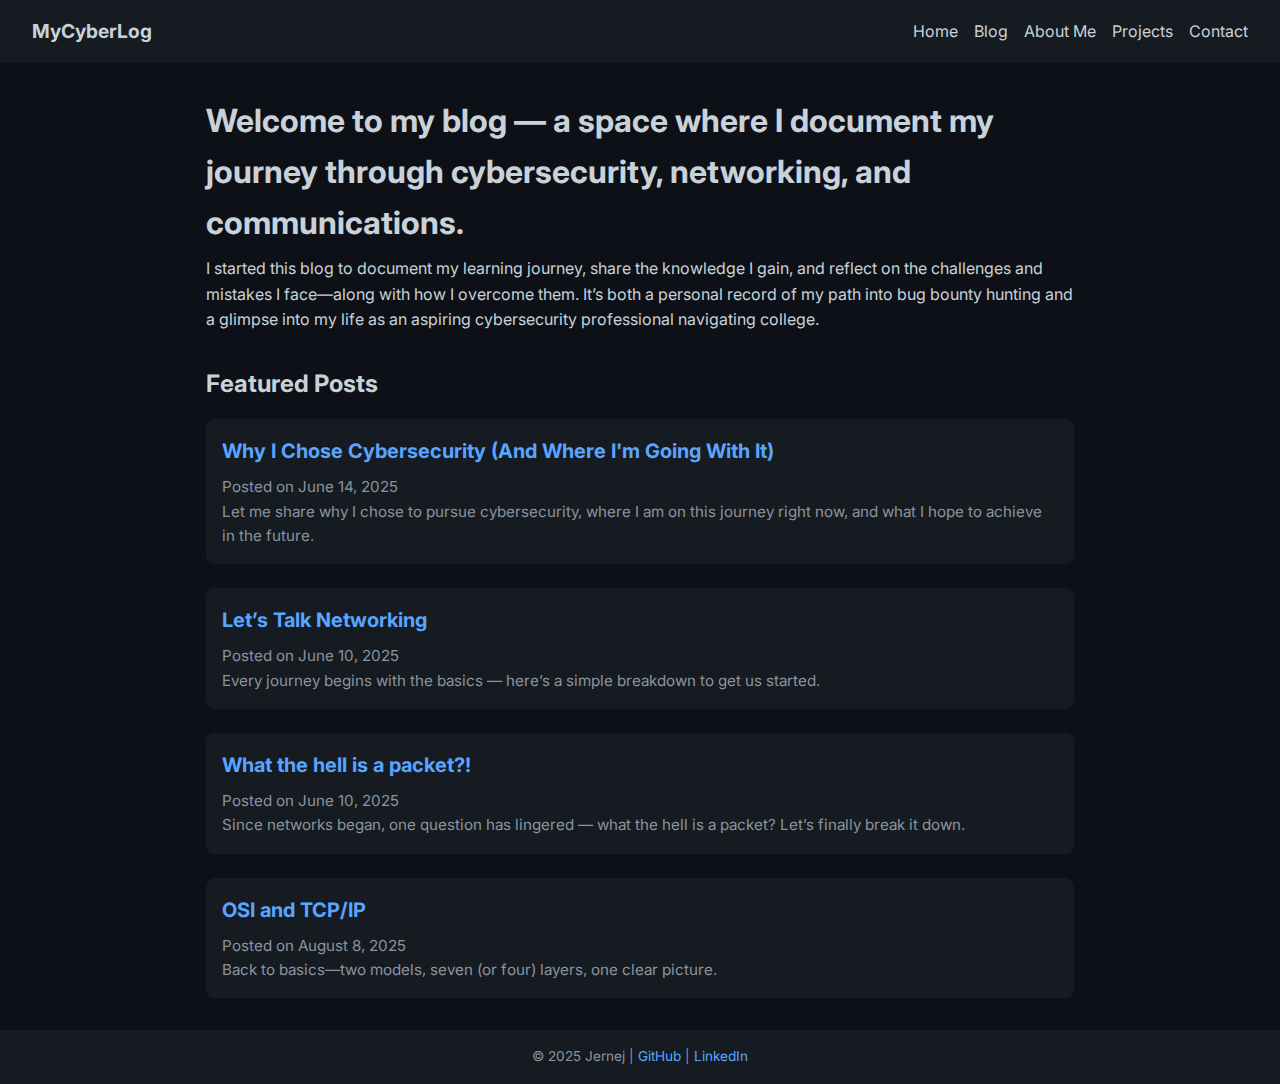
<file: index.html>
<!DOCTYPE html>
<html lang="en">
<head>
  <meta charset="UTF-8" />
  <meta name="viewport" content="width=device-width, initial-scale=1.0" />
  <title>My CyberSec Blog</title>
  <link href="https://fonts.googleapis.com/css2?family=Inter:wght@400;700&display=swap" rel="stylesheet" />
  <link rel="stylesheet" href="style.css" />
</head>


<body>

<header>
  <div class="navbar">
    <div class="brand-search">
      <strong class="brand">MyCyberLog</strong>
      <form class="search-bar" action="#" method="get">
        <input type="text" name="q" placeholder="Search posts..." />
        <button type="submit">🔍</button>
      </form>
    </div>
    <nav>
      <a href="index.html">Home</a>
      <a href="blog.html">Blog</a>
      <a href="about.html">About Me</a>
      <a href="projects.html">Projects</a>
      <a href="contact.html">Contact</a>
    </nav>
  </div>
</header>

<main>
  <section class="hero">
    <h1>Welcome to my blog — a space where I document my journey through cybersecurity, networking, and communications.</h1>
    <p>
      I started this blog to document my learning journey, share the knowledge I gain, and reflect on the challenges and mistakes
      I face—along with how I overcome them. It’s both a personal record of my path into bug bounty hunting and a glimpse into my
      life as an aspiring cybersecurity professional navigating college.
    </p>
  </section>

  <!-- Featured Posts -->
  <section class="featured">
    <h2 class="section-title">Featured Posts</h2>

    <div class="posts">
      <div class="post">
        <h2><a href="posts/why-cyber.html">Why I Chose Cybersecurity (And Where I'm Going With It)</a></h2>
        <p>Posted on June 14, 2025</p>
        <p>Let me share why I chose to pursue cybersecurity, where I am on this journey right now, and what I hope to achieve in the future.</p>
      </div>

      <div class="post">
        <h2><a href="posts/networking.html">Let’s Talk Networking</a></h2>
        <p>Posted on June 10, 2025</p>
        <p>Every journey begins with the basics — here’s a simple breakdown to get us started.</p>
      </div>

      <div class="post">
        <h2><a href="posts/packet.html">What the hell is a packet?!</a></h2>
        <p>Posted on June 10, 2025</p>
        <p>Since networks began, one question has lingered — what the hell is a packet? Let’s finally break it down.</p>
      </div>

      <div class="post">
        <h2><a href="posts/protocol-stacks.html">OSI and TCP/IP</a></h2>
        <p>Posted on August 8, 2025 </p>
        <p>Back to basics—two models, seven (or four) layers, one clear picture.</p>
      </div>
    </div>
  </section>
</main>

<footer>
  &copy; 2025 Jernej |
  <a href="https://github.com/Humm1ngB1rd77">GitHub</a> |
  <a href="https://www.linkedin.com/in/jpetek/">LinkedIn</a>
</footer>

</body>
</html>
</file>
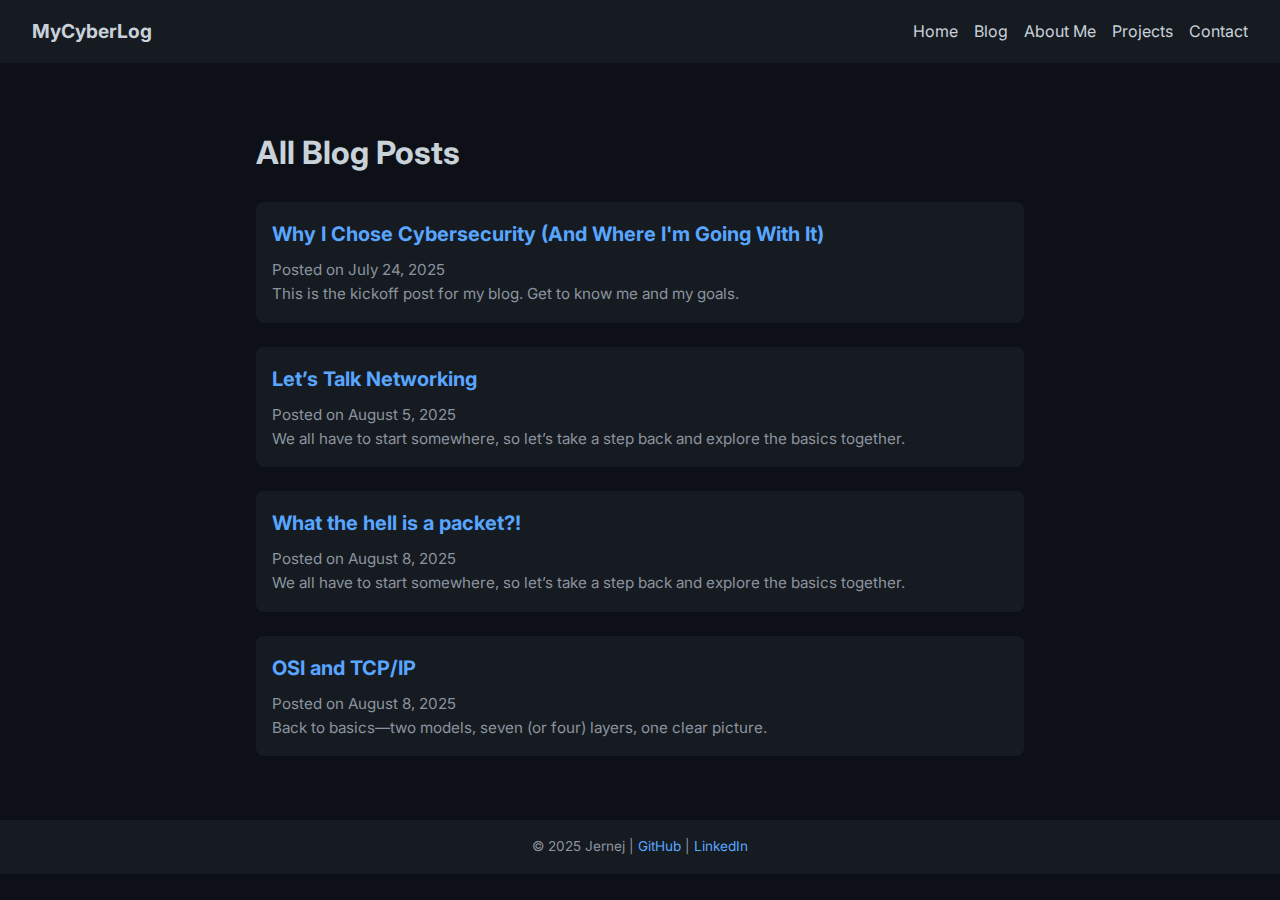
<file: blog.html>
<!DOCTYPE html>
<html lang="en">
<head>
  <meta charset="UTF-8" />
  <meta name="viewport" content="width=device-width, initial-scale=1.0" />
  <title>Blog – MyCyberLog</title>
  <link href="https://fonts.googleapis.com/css2?family=Inter:wght@400;700&display=swap" rel="stylesheet">
  <link rel="stylesheet" href="style.css" />
</head>


<body>
<header>
  <div class="navbar">
    <div class="brand-search">
      <strong class="brand">MyCyberLog</strong>
      <form class="search-bar" action="#" method="get">
        <input type="text" name="q" placeholder="Search posts..." />
        <button type="submit">🔍</button>
      </form>
    </div>
    <nav>
      <a href="index.html">Home</a>
      <a href="blog.html">Blog</a>
      <a href="about.html">About Me</a>
      <a href="projects.html">Projects</a>
      <a href="contact.html">Contact</a>
    </nav>
  </div>
</header>

<main class="posts" style="max-width: 800px; margin: 2rem auto;">
  <h1>All Blog Posts</h1>

  <div class="post">
    <h2><a href="posts/why-cyber.html">Why I Chose Cybersecurity (And Where I'm Going With It)</a></h2>
    <p>Posted on July 24, 2025</p>
    <p>This is the kickoff post for my blog. Get to know me and my goals.</p>
  </div>


  <div class="post">
    <h2><a href="posts/networking.html">Let’s Talk Networking</a></h2>
    <p>Posted on August 5, 2025 </p>
    <p>We all have to start somewhere, so let’s take a step back and explore the basics together.</p>
  </div>

  <div class="post">
    <h2><a href="posts/packet.html">What the hell is a packet?!</a></h2>
    <p>Posted on August 8, 2025 </p>
    <p>We all have to start somewhere, so let’s take a step back and explore the basics together.</p>
  </div>

  <div class="post">
    <h2><a href="posts/protocol-stacks.html">OSI and TCP/IP</a></h2>
    <p>Posted on August 8, 2025 </p>
    <p>Back to basics—two models, seven (or four) layers, one clear picture.</p>
  </div>
  <!-- More blog entries here -->
</main>

<footer>
  &copy; 2025 Jernej | <a href="https://github.com/Humm1ngB1rd77" style="color: var(--accent);">GitHub</a> | <a href="https://www.linkedin.com/in/jpetek/" style="color: var(--accent);">LinkedIn</a>
</footer>
</body>
</html>
</file>
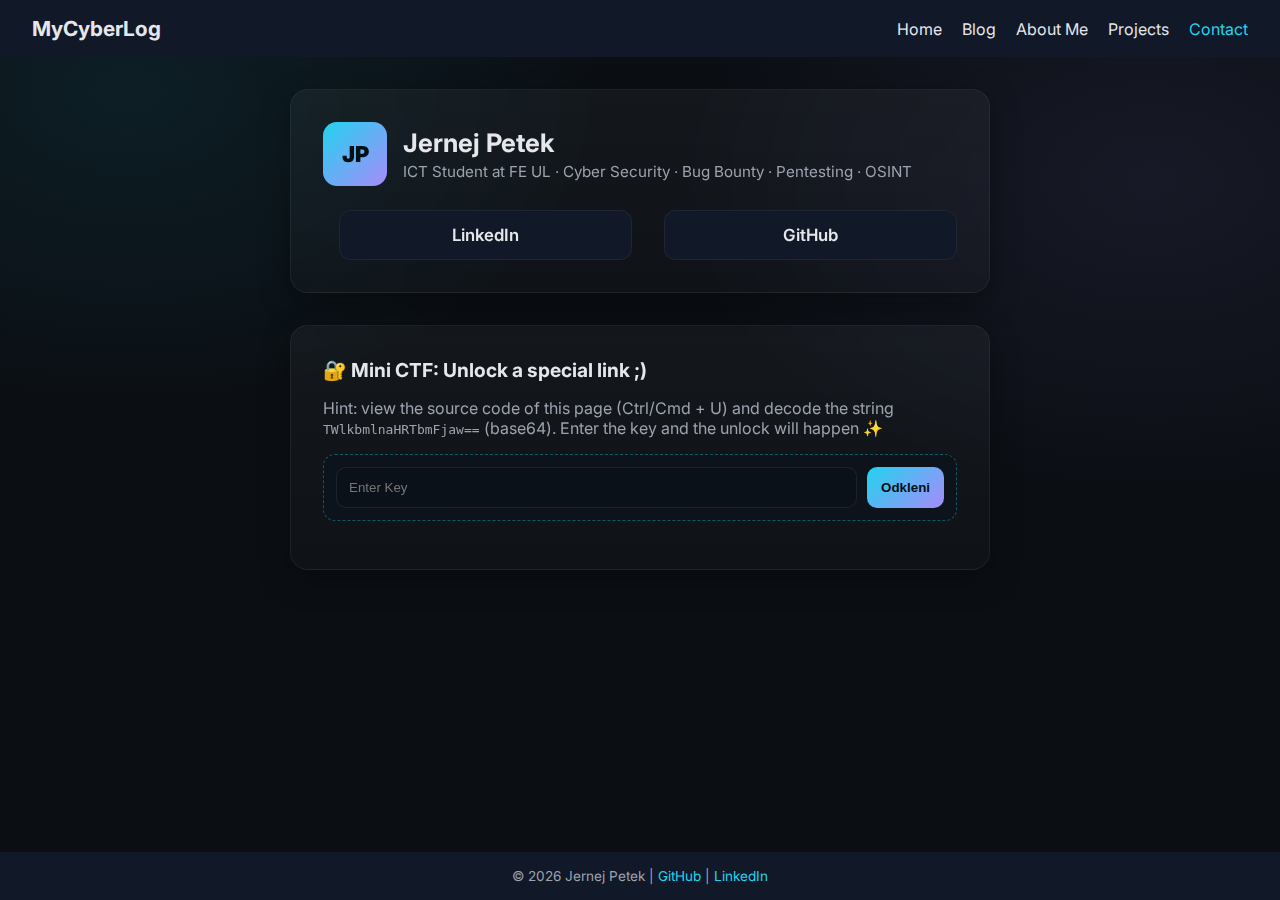
<file: contact.html>
<!DOCTYPE html>
<html lang="sl">
<head>
  <meta charset="UTF-8" />
  <meta name="viewport" content="width=device-width, initial-scale=1.0" />
  <title>Contact | MyCyberLog</title>
  <link rel="stylesheet" href="ContactStyle.css" />
  <link href="https://fonts.googleapis.com/css2?family=Inter:wght@400;700&display=swap" rel="stylesheet" />
</head>
<body>

<!-- HEADER -->
<header class="site-header">
  <div class="navbar">
    <div class="brand-search">
      <strong class="brand">MyCyberLog</strong>
    </div>
    <nav>
      <a href="index.html">Home</a>
      <a href="blog.html">Blog</a>
      <a href="about.html">About Me</a>
      <a href="projects.html">Projects</a>
      <a href="contact.html" class="active">Contact</a>
    </nav>
  </div>
</header>

<!-- MAIN CONTENT -->
<main class="contact-wrap">
  <section class="contact-card">
    <div class="contact-topline">
      <div class="contact-avatar">JP</div>
      <div>
        <h1 class="contact-name">Jernej Petek</h1>
        <p class="contact-subtitle">
          ICT Student at FE UL · Cyber Security · Bug Bounty · Pentesting · OSINT
        </p>
      </div>
    </div>

    <nav class="contact-links">
      <a class="contact-btn" href="https://www.linkedin.com/in/jpetek/" target="_blank" rel="noopener">
        LinkedIn
      </a>
      <a class="contact-btn" href="https://github.com/Humm1ngB1rd77" target="_blank" rel="noopener">
        GitHub
      </a>
    </nav>
  </section>

  <!-- MINI CTF -->
  <section class="cta-card" aria-labelledby="unlock-title">
    <h2 id="unlock-title">🔐 Mini CTF: Unlock a special link ;)</h2>
    <p class="muted">
      Hint: view the source code of this page (Ctrl/Cmd + U) and decode the string
      <code class="flag">TWlkbmlnaHRTbmFjaw==</code> (base64). Enter the key and the unlock will happen ✨
    </p>
    <form class="unlock" id="unlock-form" autocomplete="off">
      <input id="key" name="key" placeholder="Enter Key" aria-label="Enter Key" />
      <button type="submit">Odkleni</button>
    </form>
    <div id="feedback" class="note" role="status" aria-live="polite"></div>
    <div id="cv" class="cv"</div>

  </section>
</main>

<!-- FOOTER -->
<footer>
  &copy; <span id="yr"></span> Jernej Petek |
  <a href="https://github.com/Humm1ngB1rd77">GitHub</a> |
  <a href="https://www.linkedin.com/in/jpetek/">LinkedIn</a>
</footer>
<!-- SCRIPT ZA CTF -->
<script src="contact.js"></script>
</body>
</html>
</file>
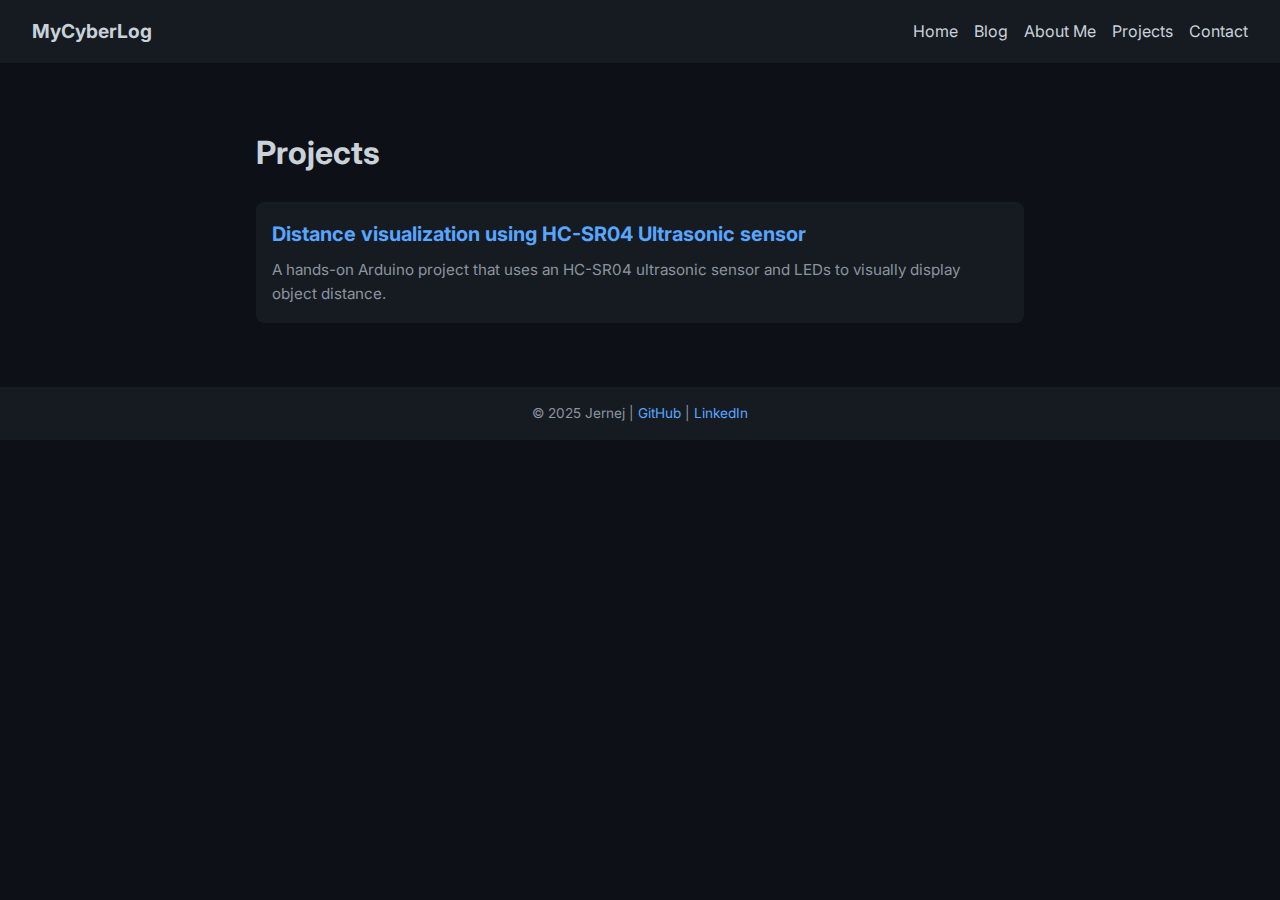
<file: projects.html>
<!DOCTYPE html>
<html lang="en">
<head>
  <meta charset="UTF-8" />
  <meta name="viewport" content="width=device-width, initial-scale=1.0" />
  <title>Projects – MyCyberLog</title>
  <link href="https://fonts.googleapis.com/css2?family=Inter:wght@400;700&display=swap" rel="stylesheet">
  <link rel="stylesheet" href="style.css" />
</head>


<body>
<header>
  <div class="navbar">
    <div class="brand-search">
      <strong class="brand">MyCyberLog</strong>
      <form class="search-bar" action="#" method="get">
        <input type="text" name="q" placeholder="Search posts..." />
        <button type="submit">🔍</button>
      </form>
    </div>
    <nav>
      <a href="index.html">Home</a>
      <a href="blog.html">Blog</a>
      <a href="about.html">About Me</a>
      <a href="projects.html">Projects</a>
      <a href="contact.html">Contact</a>
    </nav>
  </div>
</header>

<main class="posts" style="max-width: 800px; margin: 2rem auto;">
  <h1>Projects</h1>

  <div class="post">
    <h2><a href="projects/HCSR04.html">Distance visualization using HC-SR04 Ultrasonic sensor</a></h2>
    <p>A hands-on Arduino project that uses an HC-SR04 ultrasonic sensor and LEDs to visually display object distance.</p>
  </div>

  <!-- More project entries -->
</main>

<footer>
  &copy; 2025 Jernej | <a href="https://github.com/Humm1ngB1rd77" style="color: var(--accent);">GitHub</a> | <a href="https://www.linkedin.com/in/jpetek/" style="color: var(--accent);">LinkedIn</a>
</footer>
</body>
</html>
</file>
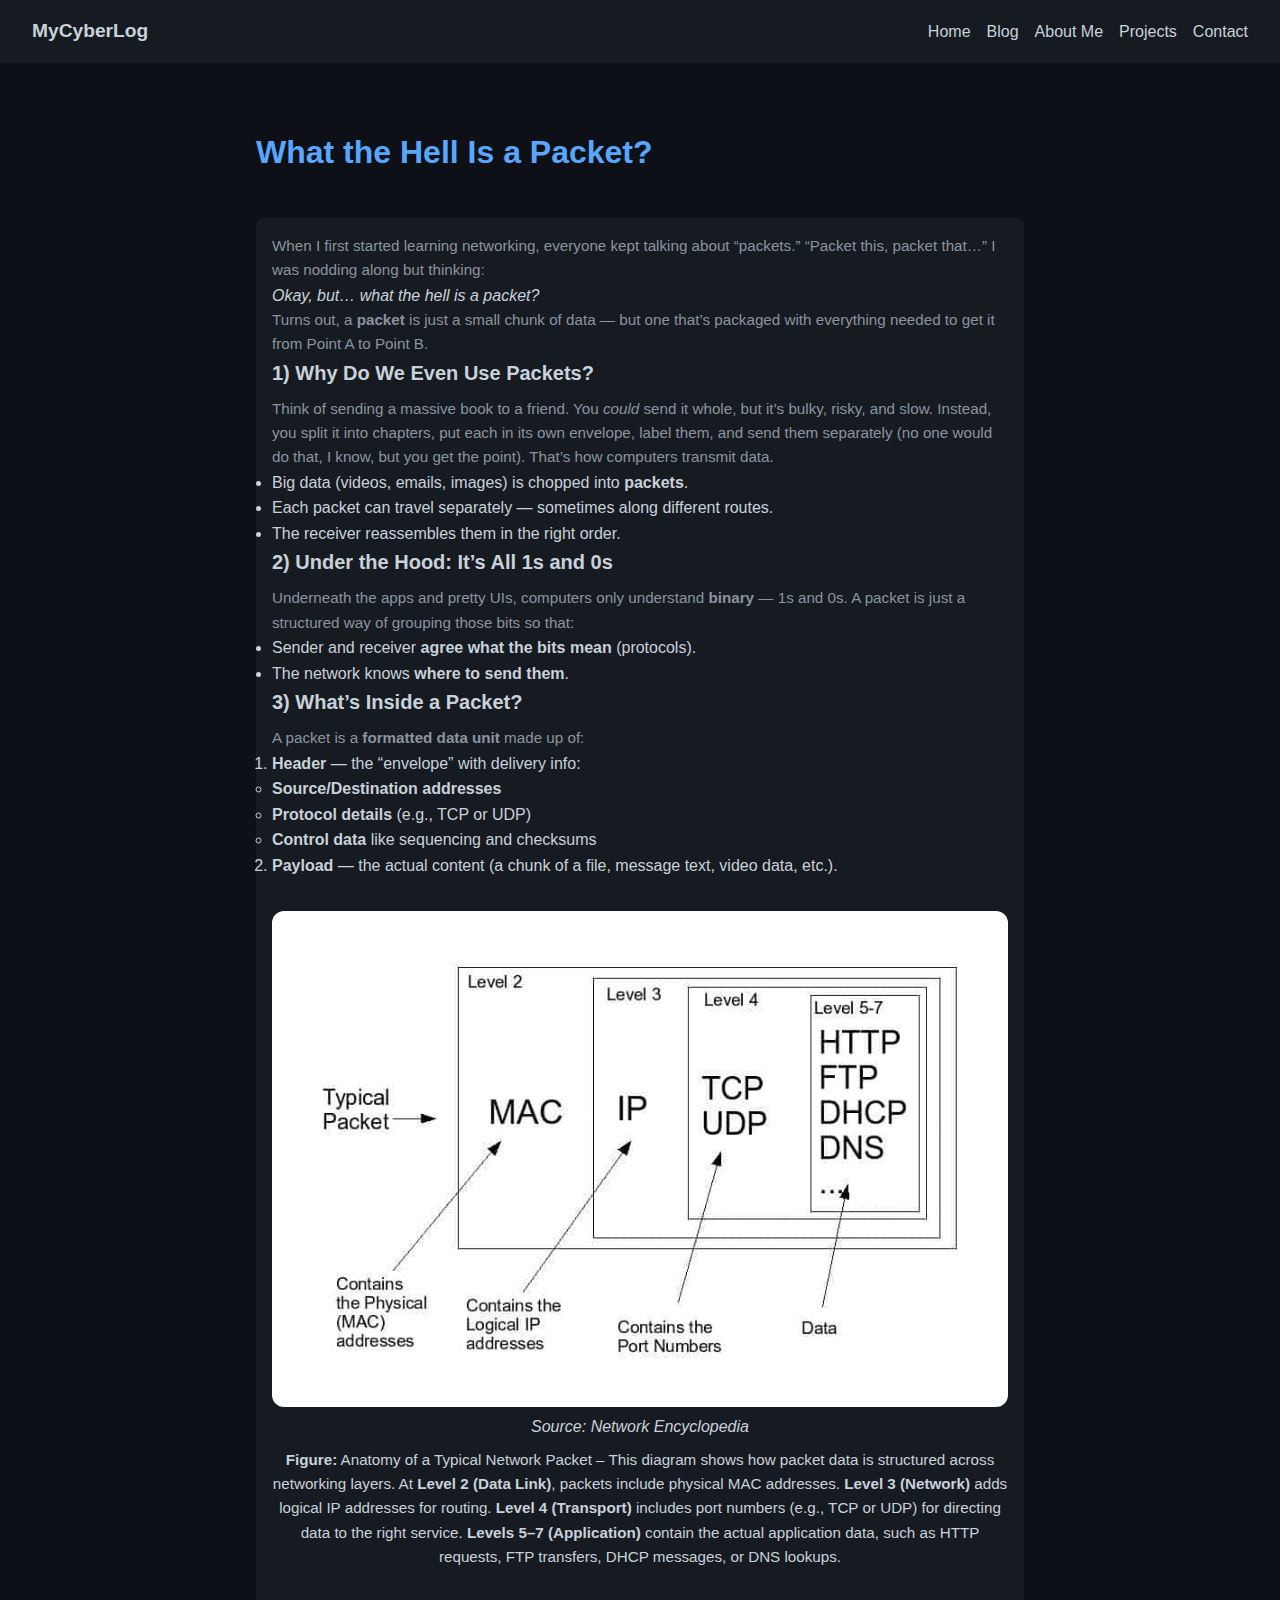
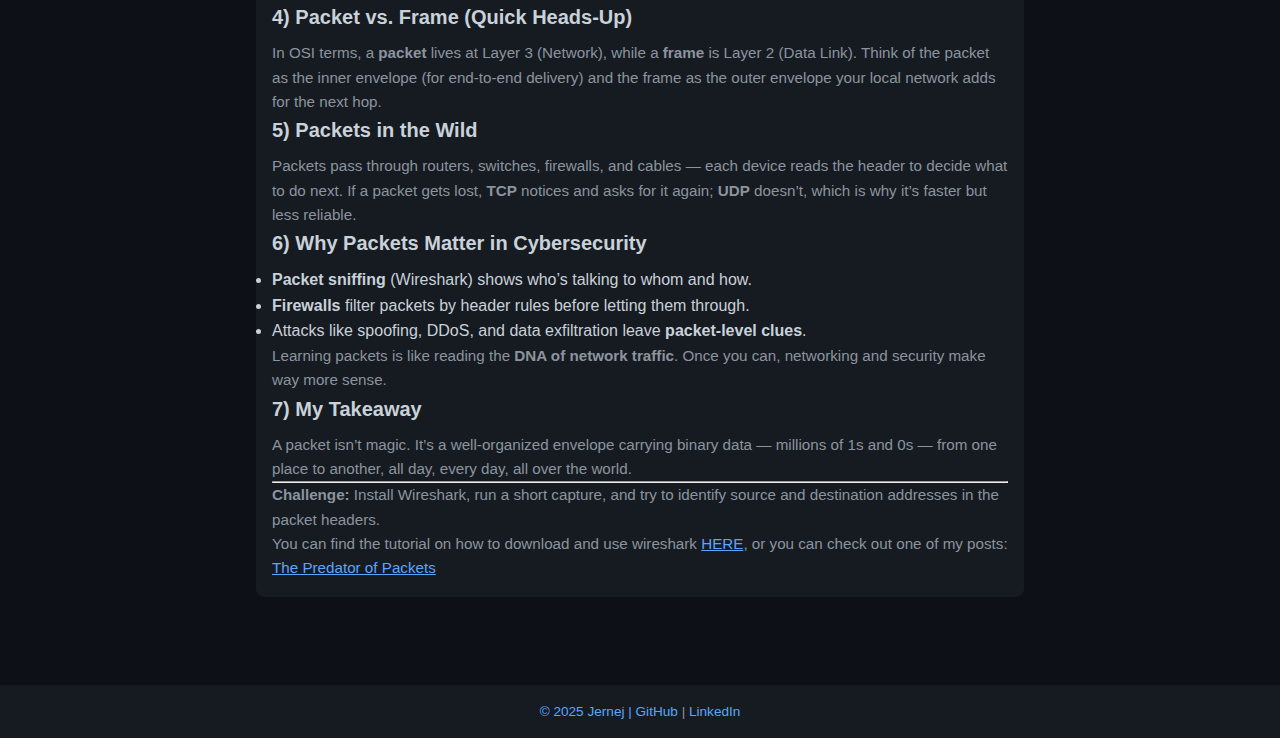
<file: posts/packet.html>
<!DOCTYPE html>
<html lang="en">
<head>
  <meta charset="UTF-8" />
  <meta name="viewport" content="width=device-width, initial-scale=1.0" />
  <title>What the Hell Is a Packet? – MyCyberLog</title>
  <meta name="description" content="A beginner-friendly explanation of network packets—why data is split, what's inside a packet, and why packets matter for cybersecurity." />
  <link rel="stylesheet" href="../style.css" />
</head>
<body>

<header>
  <div class="navbar">
    <div class="brand-search">
      <strong class="brand">MyCyberLog</strong>
      <form class="search-bar" action="#" method="get">
        <input type="text" name="q" placeholder="Search posts..." />
        <button type="submit">🔍</button>
      </form>
    </div>
    <nav>
      <a href="../index.html">Home</a>
      <a href="../blog.html">Blog</a>
      <a href="../about.html">About Me</a>
      <a href="../projects.html">Projects</a>
      <a href="../contact.html">Contact</a>
    </nav>
  </div>
</header>


<main class="posts" style="max-width: 800px; margin: 2rem auto;">
  <h1 class="post-title">What the Hell Is a Packet?</h1>
  <article class="post">


    <p>When I first started learning networking, everyone kept talking about “packets.” “Packet this, packet that…” I was nodding along but thinking:</p>
    <blockquote><em>Okay, but… what the hell is a packet?</em></blockquote>
    <p>Turns out, a <strong>packet</strong> is just a small chunk of data — but one that’s packaged with everything needed to get it from Point A to Point B.</p>

    <h2>1) Why Do We Even Use Packets?</h2>
    <p>Think of sending a massive book to a friend. You <em>could</em> send it whole, but it’s bulky, risky, and slow. Instead, you split it into chapters, put each in its own envelope,
      label them, and send them separately (no one would do that, I know, but you get the point).
      That’s how computers transmit data.</p>
    <ul>
      <li>Big data (videos, emails, images) is chopped into <strong>packets</strong>.</li>
      <li>Each packet can travel separately — sometimes along different routes.</li>
      <li>The receiver reassembles them in the right order.</li>
    </ul>

    <h2>2) Under the Hood: It’s All 1s and 0s</h2>
    <p>Underneath the apps and pretty UIs, computers only understand <strong>binary</strong> — 1s and 0s. A packet is just a structured way of grouping those bits so that:</p>
    <ul>
      <li>Sender and receiver <strong>agree what the bits mean</strong> (protocols).</li>
      <li>The network knows <strong>where to send them</strong>.</li>
    </ul>

    <h2>3) What’s Inside a Packet?</h2>
    <p>A packet is a <strong>formatted data unit</strong> made up of:</p>
    <ol>
      <li><strong>Header</strong> — the “envelope” with delivery info:
        <ul>
          <li><strong>Source/Destination addresses</strong></li>
          <li><strong>Protocol details</strong> (e.g., TCP or UDP)</li>
          <li><strong>Control data</strong> like sequencing and checksums</li>
        </ul>
      </li>
      <li><strong>Payload</strong> — the actual content (a chunk of a file, message text, video data, etc.).</li>
    </ol>

    <!-- IMAGE GOES HERE -->
    <figure style="margin: 2rem 0; text-align: center;">
      <img src="../pictures/network-packet.jpg" alt="Anatomy of a Typical Network Packet" style="max-width:100%; height:auto; border:1px solid var(--muted); border-radius:12px;"/>
      <em>Source: Network Encyclopedia</em>
      <figcaption style="margin-top:0.5rem; font-size:0.95rem; color:var(--muted-foreground);">
        <strong>Figure:</strong> Anatomy of a Typical Network Packet – This diagram shows how packet data is structured across networking layers.
        At <strong>Level 2 (Data Link)</strong>, packets include physical MAC addresses. <strong>Level 3 (Network)</strong> adds logical IP addresses
        for routing. <strong>Level 4 (Transport)</strong> includes port numbers (e.g., TCP or UDP) for directing data to the right service.
        <strong>Levels 5–7 (Application)</strong> contain the actual application data, such as HTTP requests, FTP transfers, DHCP messages, or DNS lookups.


      </figcaption>
    </figure>


    <h2>4) Packet vs. Frame (Quick Heads-Up)</h2>
    <p>In OSI terms, a <strong>packet</strong> lives at Layer 3 (Network), while a <strong>frame</strong> is Layer 2 (Data Link). Think of the packet as the inner envelope (for end-to-end delivery) and the frame as the outer envelope your local network adds for the next hop.</p>

    <h2>5) Packets in the Wild</h2>
    <p>Packets pass through routers, switches, firewalls, and cables — each device reads the header to decide what to do next. If a packet gets lost, <strong>TCP</strong> notices and asks for it again; <strong>UDP</strong> doesn’t, which is why it’s faster but less reliable.</p>

    <h2>6) Why Packets Matter in Cybersecurity</h2>
    <ul>
      <li><strong>Packet sniffing</strong> (Wireshark) shows who’s talking to whom and how.</li>
      <li><strong>Firewalls</strong> filter packets by header rules before letting them through.</li>
      <li>Attacks like spoofing, DDoS, and data exfiltration leave <strong>packet-level clues</strong>.</li>
    </ul>
    <p>Learning packets is like reading the <strong>DNA of network traffic</strong>. Once you can, networking and security make way more sense.</p>

    <h2>7) My Takeaway</h2>
    <p>A packet isn’t magic. It’s a well-organized envelope carrying binary data — millions of 1s and 0s — from one place to another, all day, every day, all over the world.</p>


    <hr />
    <p><strong>Challenge:</strong> Install Wireshark, run a short capture, and try to identify source and destination addresses in the packet headers.</p>
    <p>You can find the tutorial on how to download and use wireshark <a href="https://www.youtube.com/watch?v=4_7A8Ikp5Cc" style="color: var(--accent);" target="_blank">HERE</a>,
      or you can check out one of my posts:<a href ="wireshark-intro.html" style="color: var(--accent);"> The Predator of Packets</p>
  </article>
</main>

<footer>
  &copy; 2025 Jernej |
  <a href="https://github.com/Humm1ngB1rd77" style="color: var(--accent);">GitHub</a> |
  <a href="https://www.linkedin.com/in/jpetek/" style="color: var(--accent);">LinkedIn</a>
</footer>

</body>
</html>
</file>
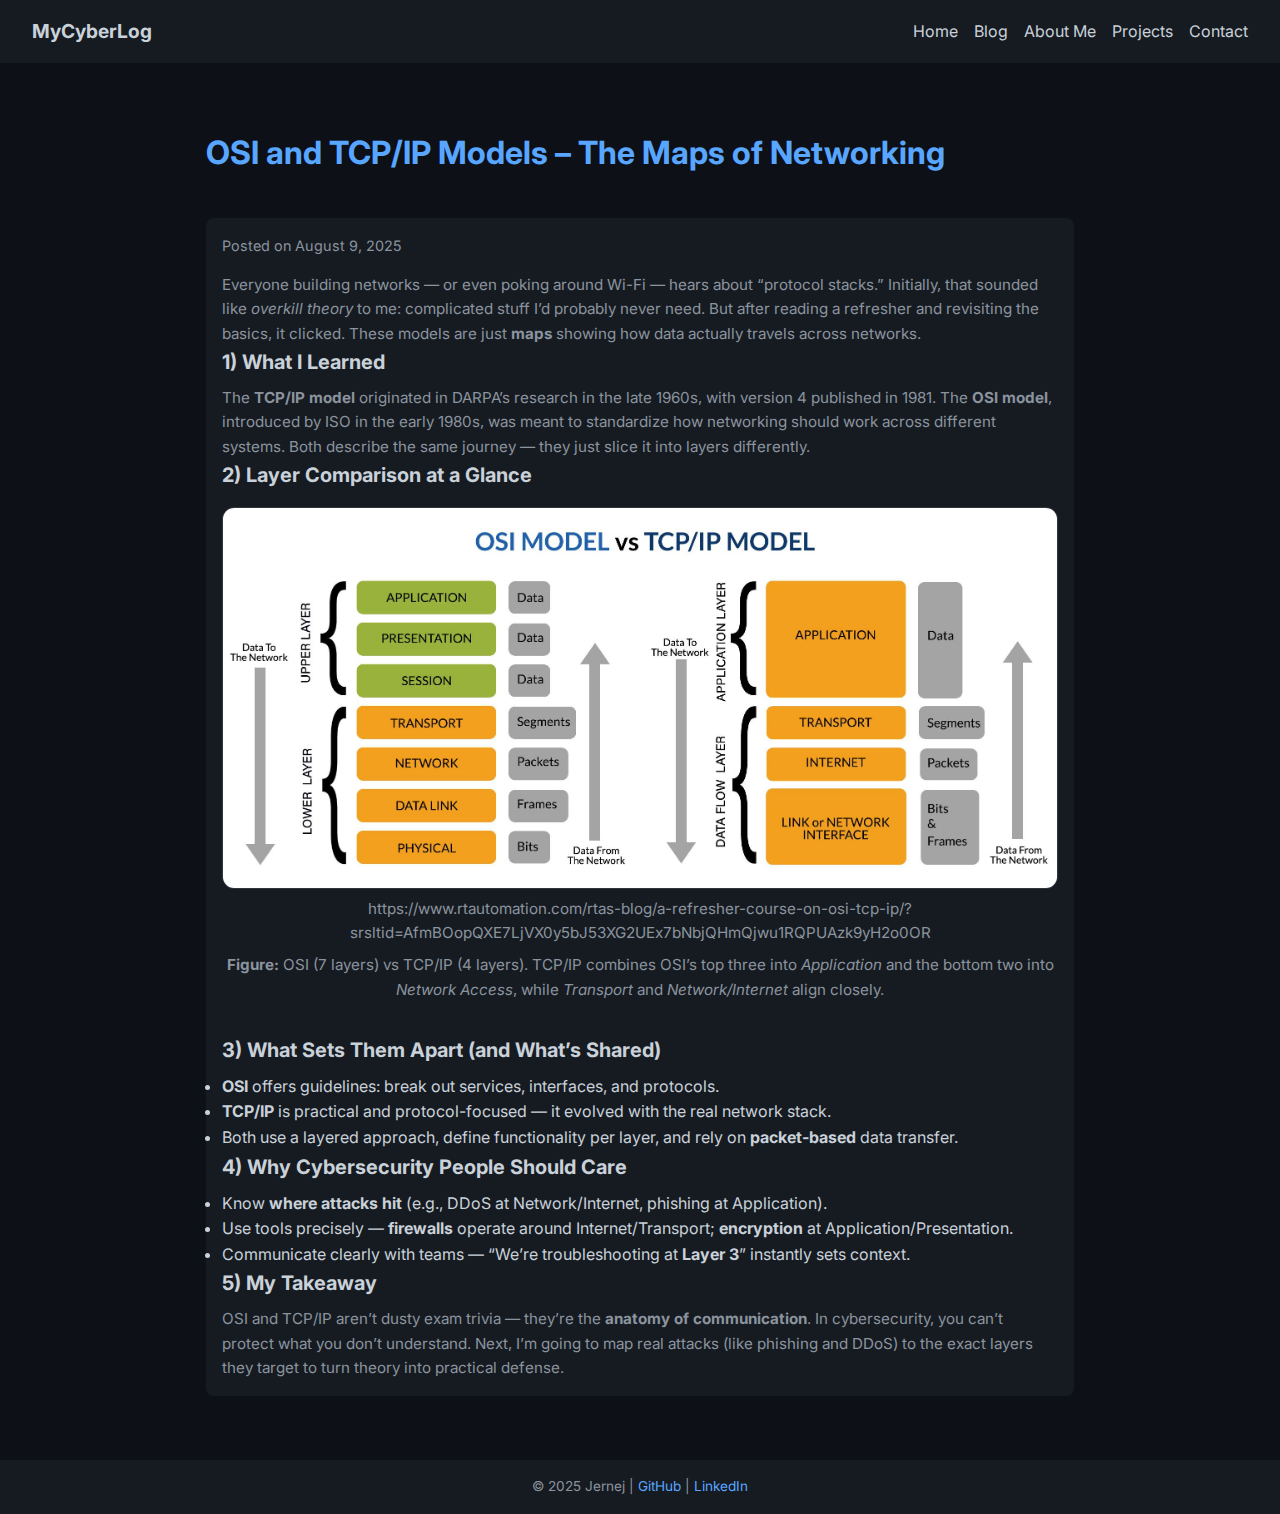
<file: posts/protocol-stacks.html>
<!DOCTYPE html>
<html lang="en">
<head>
    <meta charset="UTF-8" />
    <meta name="viewport" content="width=device-width, initial-scale=1.0" />
    <title>OSI and TCP/IP Models – The Maps of Networking</title>
    <meta name="description" content="A beginner-friendly explanation of the OSI and TCP/IP models, how they compare, and why understanding layers matters for cybersecurity." />
    <link href="https://fonts.googleapis.com/css2?family=Inter:wght@400;700&display=swap" rel="stylesheet" />
    <link rel="stylesheet" href="../style.css" />
</head>
<body>

<header>
    <div class="navbar">
        <div class="brand-search">
            <strong class="brand">MyCyberLog</strong>
            <form class="search-bar" action="#" method="get">
                <input type="text" name="q" placeholder="Search posts..." />
                <button type="submit">🔍</button>
            </form>
        </div>
        <nav>
            <a href="../index.html">Home</a>
            <a href="../blog.html">Blog</a>
            <a href="../about.html">About Me</a>
            <a href="../projects.html">Projects</a>
            <a href="../contact.html">Contact</a>
        </nav>
    </div>
</header>


<main class="posts" style="max-width: 900px; margin: 2rem auto;">

    <h1 class="post-title">OSI and TCP/IP Models – The Maps of Networking</h1>

    <article class="post">
        <p style="color:#8b949e; font-size:0.9rem; margin-bottom:1rem;">Posted on August 9, 2025</p>

        <p>Everyone building networks — or even poking around Wi-Fi — hears about “protocol stacks.” Initially, that sounded like <em>overkill theory</em> to me: complicated stuff I’d probably never need. But after reading a refresher and revisiting the basics, it clicked. These models are just <strong>maps</strong> showing how data actually travels across networks.</p>

        <h2>1) What I Learned</h2>
        <p>The <strong>TCP/IP model</strong> originated in DARPA’s research in the late 1960s, with version 4 published in 1981. The <strong>OSI model</strong>, introduced by ISO in the early 1980s, was meant to standardize how networking should work across different systems. Both describe the same journey — they just slice it into layers differently.</p>

        <h2>2) Layer Comparison at a Glance</h2>

        <figure style="margin: 1rem 0 2rem 0; text-align:center;">
            <img src="../pictures/osi-tcpip-diagram.jpg" alt="OSI vs TCP/IP layer comparison diagram" style="max-width:100%; height:auto; border:1px solid #30363d; border-radius:12px;" />
            <p>https://www.rtautomation.com/rtas-blog/a-refresher-course-on-osi-tcp-ip/?srsltid=AfmBOopQXE7LjVX0y5bJ53XG2UEx7bNbjQHmQjwu1RQPUAzk9yH2o0OR</p>
            <figcaption style="margin-top:0.5rem; font-size:0.95rem; color:#8b949e;">
                <strong>Figure:</strong> OSI (7 layers) vs TCP/IP (4 layers). TCP/IP combines OSI’s top three into <em>Application</em> and the bottom two into <em>Network Access</em>, while <em>Transport</em> and <em>Network/Internet</em> align closely.
            </figcaption>
        </figure>

        <h2>3) What Sets Them Apart (and What’s Shared)</h2>
        <ul>
            <li><strong>OSI</strong> offers guidelines: break out services, interfaces, and protocols.</li>
            <li><strong>TCP/IP</strong> is practical and protocol-focused — it evolved with the real network stack.</li>
            <li>Both use a layered approach, define functionality per layer, and rely on <strong>packet-based</strong> data transfer.</li>
        </ul>

        <h2>4) Why Cybersecurity People Should Care</h2>
        <ul>
            <li>Know <strong>where attacks hit</strong> (e.g., DDoS at Network/Internet, phishing at Application).</li>
            <li>Use tools precisely — <strong>firewalls</strong> operate around Internet/Transport; <strong>encryption</strong> at Application/Presentation.</li>
            <li>Communicate clearly with teams — “We’re troubleshooting at <strong>Layer 3</strong>” instantly sets context.</li>
        </ul>

        <h2>5) My Takeaway</h2>
        <p>OSI and TCP/IP aren’t dusty exam trivia — they’re the <strong>anatomy of communication</strong>. In cybersecurity, you can’t protect what you don’t understand. Next, I’m going to map real attacks (like phishing and DDoS) to the exact layers they target to turn theory into practical defense.</p>
    </article>
</main>

<footer>
    &copy; 2025 Jernej |
    <a href="https://github.com/Humm1ngB1rd77">GitHub</a> |
    <a href="https://www.linkedin.com/in/jpetek/">LinkedIn</a>
</footer>

</body>
</html>
</file>
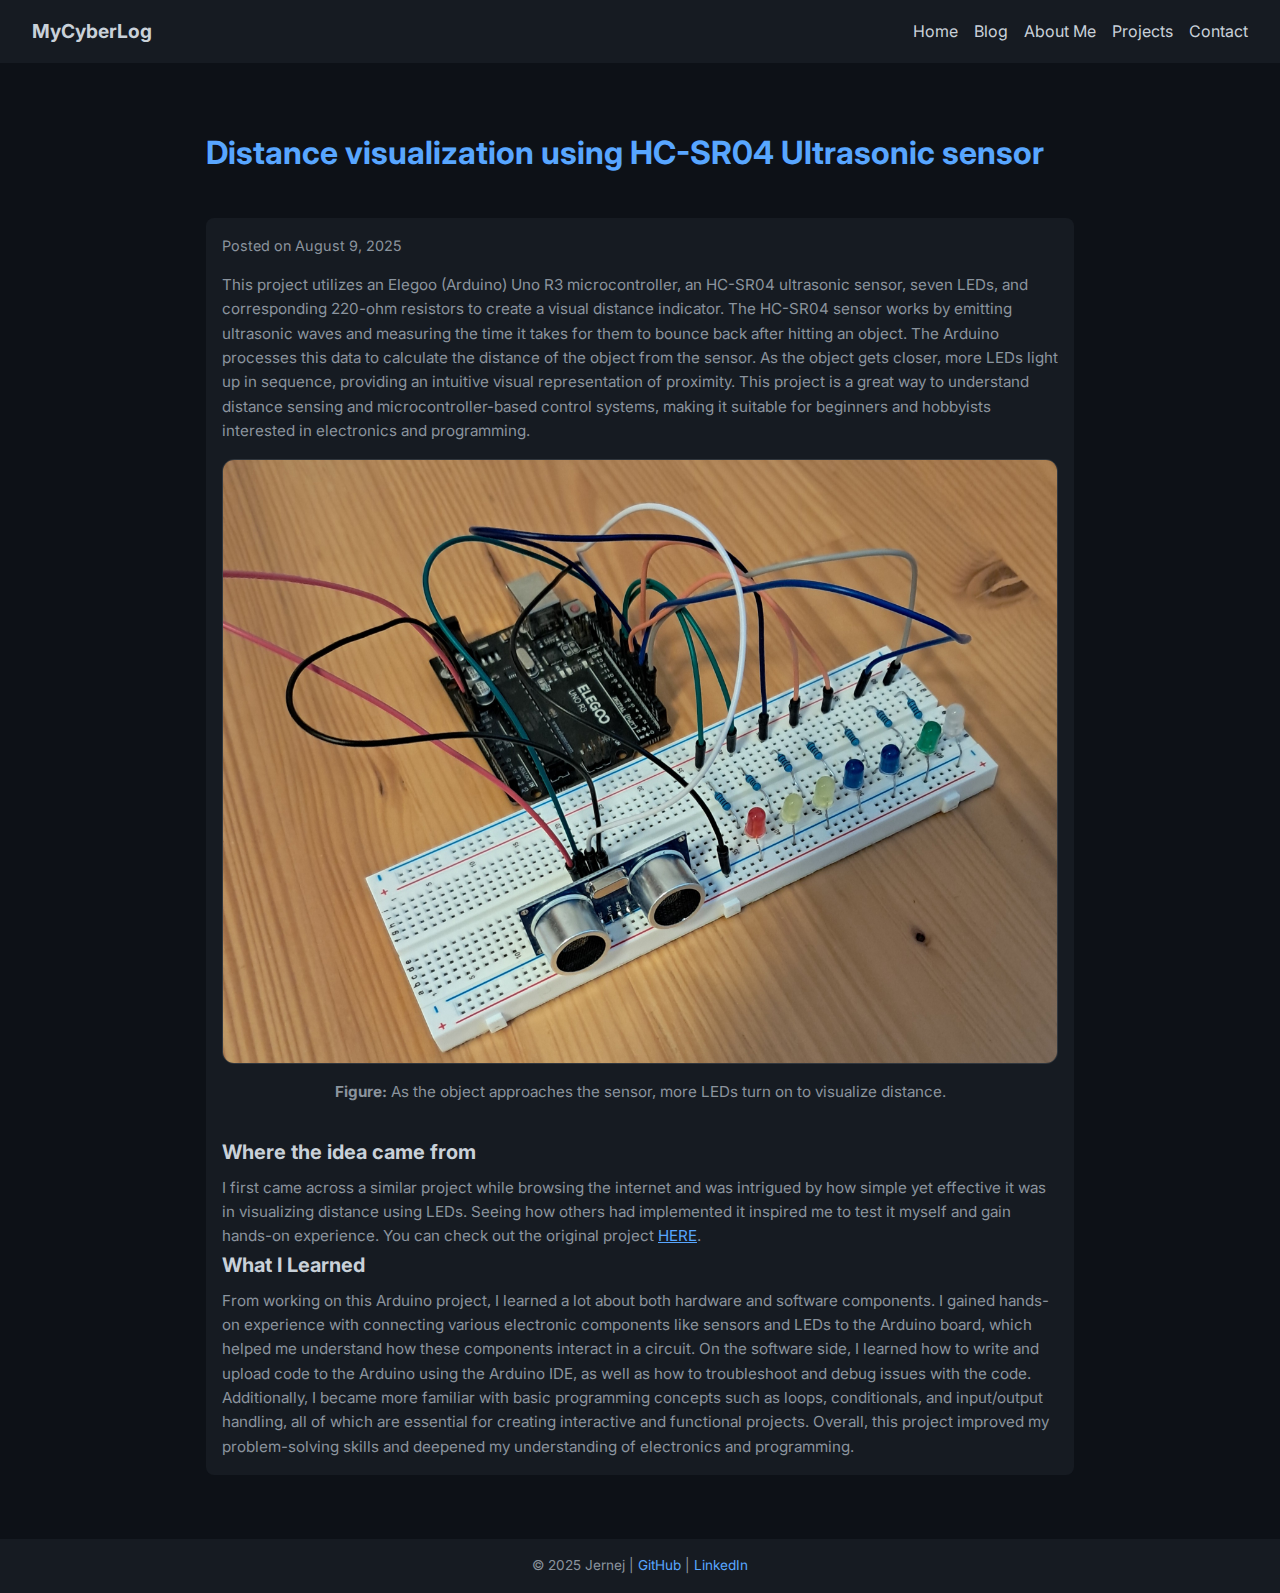
<file: projects/HCSR04.html>
<!DOCTYPE html>
<html lang="en">
<head>
    <meta charset="UTF-8" />
    <meta name="viewport" content="width=device-width, initial-scale=1.0" />
    <title>Distance visualization using HC-SR04 Ultrasonic sensor</title>
    <meta name="description" content="What I learned from the first arduino project utilizing sensors" />
    <link href="https://fonts.googleapis.com/css2?family=Inter:wght@400;700&display=swap" rel="stylesheet" />
    <link rel="stylesheet" href="../style.css" />
</head>
<body>

<header>
    <div class="navbar">
        <div class="brand-search">
            <strong class="brand">MyCyberLog</strong>
            <form class="search-bar" action="#" method="get">
                <input type="text" name="q" placeholder="Search posts..." />
                <button type="submit">🔍</button>
            </form>
        </div>
        <nav>
            <a href="../index.html">Home</a>
            <a href="../blog.html">Blog</a>
            <a href="../about.html">About Me</a>
            <a href="../projects.html">Projects</a>
            <a href="../contact.html">Contact</a>
        </nav>
    </div>
</header>


<main class="posts" style="max-width: 900px; margin: 2rem auto;">

    <h1 class="post-title">Distance visualization using HC-SR04 Ultrasonic sensor</h1>

    <article class="post">
        <p style="color:#8b949e; font-size:0.9rem; margin-bottom:1rem;">Posted on August 9, 2025</p>

        <p>
            This project utilizes an Elegoo (Arduino) Uno R3 microcontroller, an HC-SR04 ultrasonic sensor,
            seven LEDs, and corresponding 220-ohm resistors to create a visual distance indicator.
            The HC-SR04 sensor works by emitting ultrasonic waves and measuring the time it takes
            for them to bounce back after hitting an object. The Arduino processes this data to
            calculate the distance of the object from the sensor. As the object gets closer,
            more LEDs light up in sequence, providing an intuitive visual representation of proximity.
            This project is a great way to understand distance sensing and microcontroller-based control
            systems, making it suitable for beginners and hobbyists interested in electronics and programming.
        </p>

        <figure style="margin: 1rem 0 2rem 0; text-align:center;">
            <img src="../pictures/CircuitPic.jpg" alt="My assembled circuit"
                 style="max-width:100%; height:auto; border:1px solid #30363d; border-radius:12px;" />
            <figcaption style="margin-top:0.5rem; font-size:0.95rem; color:#8b949e;">
                <strong>Figure:</strong> As the object approaches the sensor, more LEDs turn on to visualize distance.
            </figcaption>
        </figure>

        <h2>Where the idea came from</h2>
        <p>
            I first came across a similar project while browsing the internet and was intrigued by how simple yet
            effective it was in visualizing distance using LEDs. Seeing how others had implemented it inspired me to
            test it myself and gain hands-on experience. You can check out the original project
            <a href="https://www.mrelectrouino.com/2019/07/arduino-ultrasonic-sensor-hc-sr04.html" style="color: var(--accent);" target="_blank">HERE</a>.
        </p>

        <h2>What I Learned</h2>
        <p>
            From working on this Arduino project, I learned a lot about both hardware and software components.
            I gained hands-on experience with connecting various electronic components like sensors and LEDs
            to the Arduino board, which helped me understand how these components interact in a circuit.
            On the software side, I learned how to write and upload code to the Arduino using the Arduino IDE,
            as well as how to troubleshoot and debug issues with the code. Additionally, I became more familiar
            with basic programming concepts such as loops, conditionals, and input/output handling, all of
            which are essential for creating interactive and functional projects. Overall, this project
            improved my problem-solving skills and deepened my understanding of electronics and programming.
        </p>
    </article>
</main>

<footer>
    &copy; 2025 Jernej | <a href="https://github.com/Humm1ngB1rd77" style="color: var(--accent);">GitHub</a> | <a href="https://www.linkedin.com/in/jpetek/" style="color: var(--accent);">LinkedIn</a>
</footer>

</body>
</html>
</file>
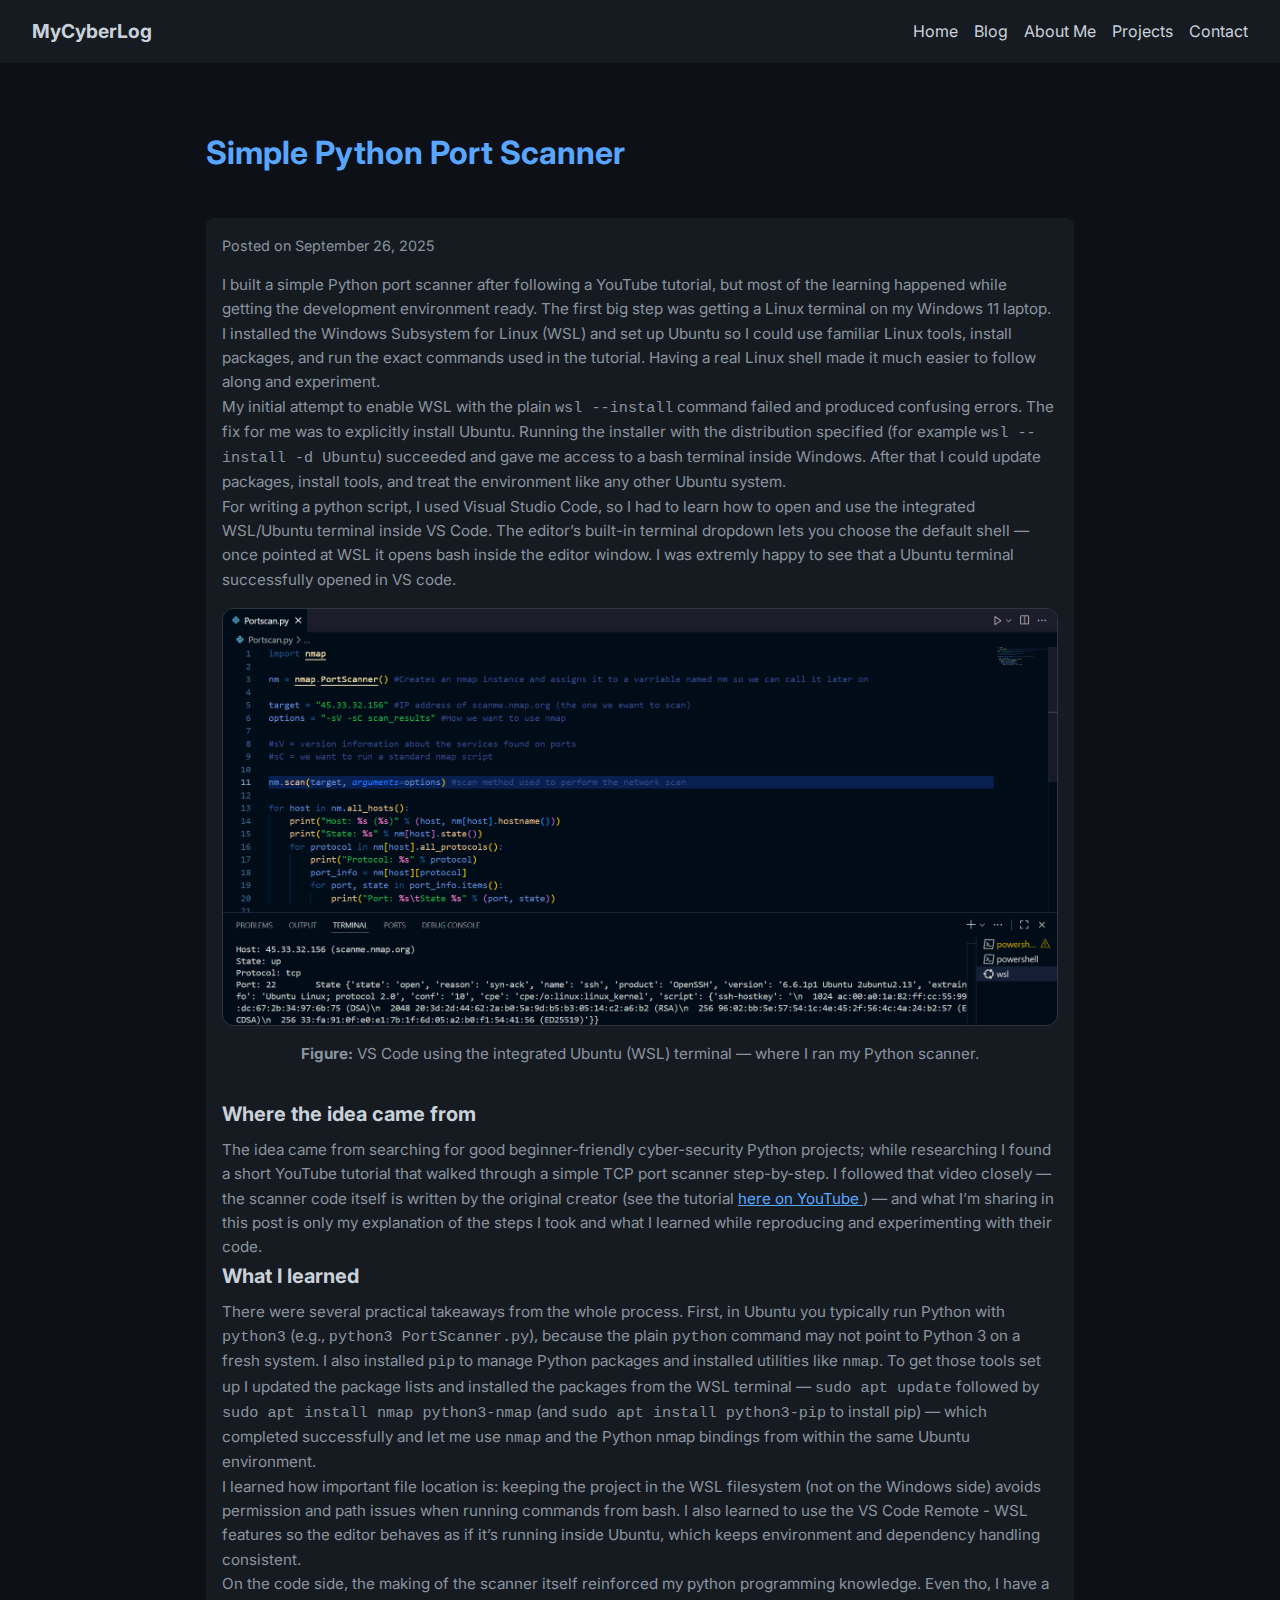
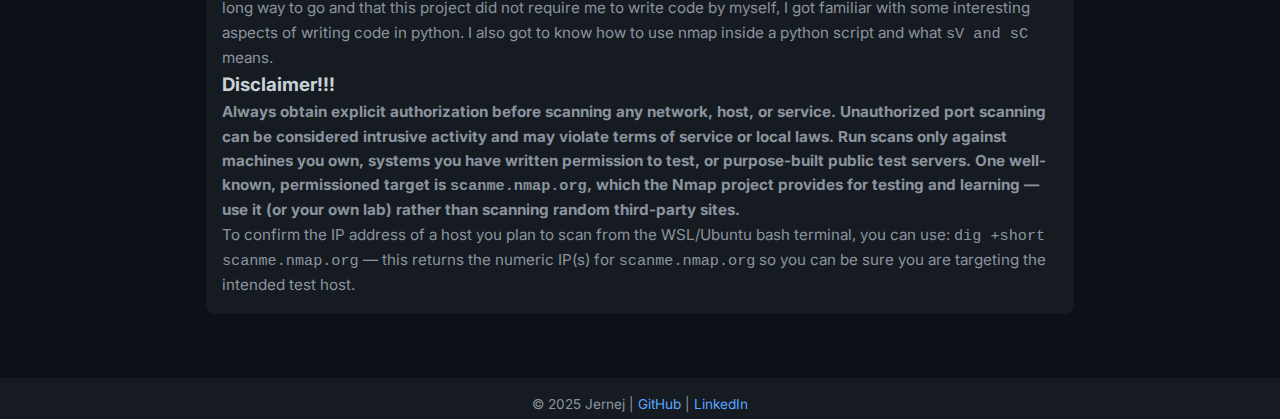
<file: projects/portscanner.html>
<!DOCTYPE html>
<html lang="en">
<head>
  <meta charset="UTF-8" />
  <meta name="viewport" content="width=device-width, initial-scale=1.0" />
  <title>Simple Python Port Scanner</title>
  <meta name="description" content="What I learned setting up WSL, VS Code integration, and building a simple Python port scanner" />
  <link href="https://fonts.googleapis.com/css2?family=Inter:wght@400;700&display=swap" rel="stylesheet" />
  <link rel="stylesheet" href="../style.css" />
</head>
<body>

<header>
  <div class="navbar">
    <div class="brand-search">
      <strong class="brand">MyCyberLog</strong>
      <form class="search-bar" action="#" method="get">
        <input type="text" name="q" placeholder="Search posts..." />
        <button type="submit">🔍</button>
      </form>
    </div>

    <nav>
      <a href="../index.html">Home</a>
      <a href="../blog.html">Blog</a>
      <a href="../about.html">About Me</a>
      <a href="../projects.html">Projects</a>
      <a href="../contact.html">Contact</a>
    </nav>
  </div>
</header>


<main class="posts" style="max-width: 900px; margin: 2rem auto;">

  <h1 class="post-title">Simple Python Port Scanner</h1>

  <article class="post">

    <p style="color:#8b949e; font-size:0.9rem; margin-bottom:1rem;">
      Posted on September 26, 2025
    </p>

    <p>
      I built a simple Python port scanner after following a YouTube tutorial, but most of the learning happened
      while getting the development environment ready. The first big step was getting a Linux terminal on my Windows 11 laptop.
      I installed the Windows Subsystem for Linux (WSL) and set up Ubuntu so I could use familiar Linux tools, install packages,
      and run the exact commands used in the tutorial. Having a real Linux shell made it much easier to follow along and experiment.
    </p>

    <p>
      My initial attempt to enable WSL with the plain <code>wsl --install</code> command failed and produced confusing errors.
      The fix for me was to explicitly install Ubuntu. Running the installer with the distribution specified (for example
      <code>wsl --install -d Ubuntu</code>) succeeded and gave me access to a bash terminal inside Windows. After that I could update
      packages, install tools, and treat the environment like any other Ubuntu system.
    </p>

    <p>
      For writing a python script, I used Visual Studio Code, so I had to learn how to open and use the integrated WSL/Ubuntu terminal inside VS Code.
      The editor’s built-in terminal dropdown lets you choose the default shell — once pointed at WSL it opens bash
      inside the editor window. I was extremly happy to see that a Ubuntu terminal successfully opened in VS code.
    </p>

    <figure style="margin: 1rem 0 2rem 0; text-align:center;">
      <img src="../pictures/Portscanner_code.png" alt="VS Code with WSL terminal"
           style="max-width:100%; height:auto; border:1px solid #30363d; border-radius:12px;" />
      <figcaption style="margin-top:0.5rem; font-size:0.95rem; color:#8b949e;">
        <strong>Figure:</strong> VS Code using the integrated Ubuntu (WSL) terminal — where I ran my Python scanner.
      </figcaption>
    </figure>

    <h2>Where the idea came from</h2>

    <p>
      The idea came from searching for good beginner-friendly cyber-security Python projects;
      while researching I found a short YouTube tutorial that walked through a simple TCP port
      scanner step-by-step. I followed that video closely — the scanner code itself is written
      by the original creator (see the tutorial
      <a href="https://www.youtube.com/watch?v=fhn9-PQBN7g&t=28s" target="_blank" rel="noopener noreferrer" style="color: var(--accent);">
        here on YouTube
      </a>)
      — and what I’m sharing in this post is only my explanation of the steps I took and what
      I learned while reproducing and experimenting with their code.
    </p>

    <h2>What I learned</h2>

    <p>
      There were several practical takeaways from the whole process. First,
      in Ubuntu you typically run Python with <code>python3</code> (e.g., <code>python3 PortScanner.py</code>),
      because the plain <code>python</code> command may not point to Python 3 on a fresh system.
      I also installed <code>pip</code> to manage Python packages and installed utilities
      like <code>nmap</code>. To get those tools set up I updated the package lists and installed the
      packages from the WSL terminal — <code>sudo apt update</code> followed by
      <code>sudo apt install nmap python3-nmap</code> (and <code>sudo apt install python3-pip</code> to install pip)
      — which completed successfully and let me use <code>nmap</code> and the Python nmap bindings
      from within the same Ubuntu environment.
    </p>

    <p>
      I learned how important file location is: keeping the project in the WSL filesystem (not on the Windows side)
      avoids permission and path issues when running commands from bash. I also learned to use the VS Code Remote - WSL features
      so the editor behaves as if it’s running inside Ubuntu, which keeps environment and dependency handling consistent.
    </p>

    <p>
      On the code side, the making of the scanner itself reinforced my python programming knowledge.
      Even tho, I have a long way to go and that this project did not require me to write code by myself,
      I got familiar with some interesting aspects of writing code in python.
      I also got to know how to use nmap inside a python script and what <code>sV and sC</code> means.
    </p>

    <h3>Disclaimer!!!</h3>

    <p>
      <strong>
        Always obtain explicit authorization before scanning any network, host, or service.
        Unauthorized port scanning can be considered intrusive activity and may violate terms
        of service or local laws. Run scans only against machines you own, systems you have written
        permission to test, or purpose-built public test servers. One well-known, permissioned
        target is <code>scanme.nmap.org</code>, which the Nmap project provides for testing and learning
        — use it (or your own lab) rather than scanning random third-party sites.
      </strong>
    </p>

    <p>
      To confirm the IP address of a host you plan to scan from the WSL/Ubuntu bash terminal,
      you can use: <code>dig +short scanme.nmap.org</code> — this returns the numeric IP(s) for
      <code>scanme.nmap.org</code> so you can be sure you are targeting the intended test host.
    </p>

  </article>

</main>

<footer>
  &copy; 2025 Jernej |
  <a href="https://github.com/Humm1ngB1rd77" style="color: var(--accent);">GitHub</a> |
  <a href="https://www.linkedin.com/in/jpetek/" style="color: var(--accent);">LinkedIn</a>
</footer>

</body>
</html>
</file>
<file: style.css>
:root {
  --bg: #0d1117;
  --fg: #c9d1d9;
  --accent: #58a6ff;
  --card-bg: #161b22;
}

* {
  margin: 0;
  padding: 0;
  box-sizing: border-box;
}

body {
  font-family: 'Inter', sans-serif;
  background-color: var(--bg);
  color: var(--fg);
  line-height: 1.6;
}

/* --- Header --- */
header {
  width: 100%;
  background-color: var(--card-bg);
  padding: 1rem 2rem;
}
/* Featured Posts section style */
.section-title {
  font-size: 1.5rem;
  margin: 0 0 1rem 0;
  color: var(--fg);
}
.featured { margin-top: 2rem; }

.navbar {
  display: flex;
  justify-content: space-between;
  align-items: center;
  flex-wrap: wrap;
}

.brand-search {
  display: flex;
  align-items: center;
  gap: 1rem;
}

.brand {
  font-size: 1.2rem;
  font-weight: bold;
}

nav {
  display: flex;
  flex-wrap: wrap;
  align-items: center;
}

nav a {
  color: var(--fg);
  text-decoration: none;
  margin-left: 1rem;
  transition: color 0.2s;
}

nav a:hover {
  color: var(--accent);
}

/* --- Search Bar --- */
.search-bar {
  display: flex;
  align-items: center;
}

.search-bar input[type="text"] {
  padding: 0.4rem 0.6rem;
  border: 1px solid #30363d;
  border-radius: 4px 0 0 4px;
  background-color: var(--card-bg);
  color: var(--fg);
  font-family: inherit;
}

.search-bar button {
  padding: 0.4rem 0.6rem;
  border: 1px solid #30363d;
  border-left: none;
  background-color: #21262d;
  color: var(--fg);
  cursor: pointer;
  border-radius: 0 4px 4px 0;
  transition: background-color 0.2s;
}

.search-bar button:hover {
  background-color: #30363d;
}

/* --- Main Content --- */
main {
  max-width: 900px;
  margin: 0 auto;
  padding: 2rem 1rem;
}

.hero {
  margin-bottom: 2rem;
}

.hero h1 {
  font-size: 2rem;
  margin-bottom: 0.5rem;
}

.posts {
  display: grid;
  gap: 1.5rem;
}

/* New style for post title outside the card */
.post-title {
  font-size: 2rem;
  margin-bottom: 1rem;
  color: var(--accent);
}

/* Post content card */
.post {
  background: var(--card-bg);
  padding: 1rem;
  border-radius: 0.5rem;
}

.post h2 {
  margin-bottom: 0.5rem;
  font-size: 1.25rem;
}

.post h2 a {
  color: var(--accent);
  text-decoration: none;
}

.post p {
  font-size: 0.95rem;
  color: #8b949e;
}

/* --- Footer --- */
footer {
  width: 100%;
  background-color: var(--card-bg);
  padding: 1rem 2rem;
  text-align: center;
  font-size: 0.85rem;
  color: #8b949e;
}

footer a {
  color: var(--accent);
  text-decoration: none;
}

footer a:hover {
  text-decoration: underline;
}

/* --- Responsive --- */
@media (max-width: 768px) {
  .navbar {
    flex-direction: column;
    align-items: flex-start;
    gap: 1rem;
  }

  nav {
    margin-top: 0.5rem;
    gap: 1rem;
  }

  .brand-search {
    flex-direction: column;
    align-items: flex-start;
  }

  .search-bar {
    margin-top: 0.5rem;
  }
}

/* contact page style */
.contact-form {
  max-width: 600px;
  margin: 0 auto;
  padding: 2rem 1rem;
  background-color: var(--card-bg);
  border-radius: 0.5rem;
}

.contact-form form {
  display: flex;
  flex-direction: column;
  gap: 1rem;
}

.contact-form label {
  font-weight: bold;
}

.contact-form input,
.contact-form textarea {
  padding: 0.6rem;
  border: 1px solid #30363d;
  border-radius: 0.3rem;
  background-color: #0d1117;
  color: var(--fg);
  font-family: inherit;
}

.contact-form button {
  align-self: flex-start;
  padding: 0.6rem 1.2rem;
  background-color: var(--accent);
  color: #fff;
  border: none;
  border-radius: 0.3rem;
  font-weight: bold;
  cursor: pointer;
  transition: background-color 0.2s;
}

.contact-form button:hover {
  background-color: #3990ff;
}
.center-image {
  display: block;
  margin-left: auto;
  margin-right: auto;
  width: 600px;
  height: auto;
}
.search-bar {
  display: none !important; /* Zaenkrat!!*/
}
</file>
<file: ContactStyle.css>
:root {
    --bg: #0b0f14;
    --card: #111827;
    --text: #e5e7eb;
    --muted: #9ca3af;
    --accent: #22d3ee; /* cyan */
    --accent-2: #a78bfa; /* violet */
    --success: #34d399;
    --error: #f87171;
    --ring: rgba(34, 211, 238, 0.4);
}

* {
    margin: 0;
    padding: 0;
    box-sizing: border-box;
}

body {
    font-family: 'Inter', sans-serif;
    background: radial-gradient(1200px 800px at 10% 10%, rgba(34,211,238,.08), transparent 40%),
    radial-gradient(1200px 800px at 90% 20%, rgba(167,139,250,.08), transparent 40%),
    var(--bg);
    color: var(--text);
    min-height: 100vh;
    display: flex;
    flex-direction: column;
}

/* HEADER */
.site-header {
    width: 100%;
    background-color: var(--card);
    padding: 1rem 2rem;
    position: sticky;
    top: 0;
    z-index: 1000;
}

.navbar {
    display: flex;
    justify-content: space-between;
    align-items: center;
    flex-wrap: wrap;
}

.brand {
    font-size: 1.3rem;
    font-weight: bold;
    color: var(--text);
}

nav a {
    color: var(--text);
    text-decoration: none;
    margin-left: 1rem;
    transition: color 0.2s;
}

nav a:hover,
nav a.active {
    color: var(--accent);
}

/* CONTACT CARD */
.contact-wrap {
    flex: 1;
    display: flex;
    flex-direction: column;
    align-items: center;
    gap: 2rem;
    padding: 2rem 1rem;
}

.contact-card {
    background: linear-gradient(180deg, rgba(255,255,255,0.04), rgba(255,255,255,0.02));
    border: 1px solid rgba(255,255,255,0.06);
    border-radius: 18px;
    box-shadow: 0 10px 30px rgba(0,0,0,0.35);
    backdrop-filter: blur(8px);
    padding: 2rem;
    max-width: 700px;
    width: 100%;
    display: grid;
    gap: 1.5rem;
}

.contact-topline {
    display: flex;
    align-items: center;
    gap: 1rem;
}

.contact-avatar {
    width: 64px;
    height: 64px;
    border-radius: 14px;
    display: grid;
    place-items: center;
    background: linear-gradient(135deg, var(--accent), var(--accent-2));
    color: #001015;
    font-weight: 900;
    font-size: 22px;
}

.contact-name {
    font-size: 1.6rem;
}

.contact-subtitle {
    font-size: 0.95rem;
    color: var(--muted);
    margin-top: 4px;
}

/* GUMBA */
.contact-links {
    display: flex;
    gap: 16px;
}

.contact-btn {
    flex: 1;
    text-align: center;
    padding: 14px 20px;
    border-radius: 12px;
    text-decoration: none;
    color: var(--text);
    background: var(--card);
    border: 1px solid rgba(255,255,255,0.06);
    font-weight: 600;
    font-size: 1.05rem;
    transition: transform .1s ease, border-color .2s ease;
}

.contact-btn:hover {
    transform: translateY(-2px);
    border-color: var(--accent);
}

/* CTF CARD */
.cta-card {
    background: linear-gradient(180deg, rgba(255,255,255,0.04), rgba(255,255,255,0.02));
    border: 1px solid rgba(255,255,255,0.06);
    border-radius: 18px;
    box-shadow: 0 10px 30px rgba(0,0,0,0.35);
    backdrop-filter: blur(8px);
    padding: 2rem;
    max-width: 700px;
    width: 100%;
    display: grid;
    gap: 1rem;
}

.cta-card h2 {
    margin: 0;
    font-size: 1.2rem;
}

.muted {
    color: var(--muted);
}

.flag {
    user-select: all;
}

.unlock {
    display: grid;
    gap: 10px;
    grid-template-columns: 1fr auto;
    background: #0d131b;
    border: 1px dashed rgba(34,211,238,0.35);
    padding: 12px;
    border-radius: 12px;
}

.unlock input {
    padding: 12px;
    border-radius: 10px;
    border: 1px solid rgba(255,255,255,0.08);
    background: #0b1118;
    color: var(--text);
    outline: none;
    box-shadow: 0 0 0 0 var(--ring);
    transition: box-shadow .15s ease, border-color .2s ease;
}

.unlock input:focus {
    box-shadow: 0 0 0 6px var(--ring);
    border-color: var(--accent);
}

.unlock button {
    padding: 12px 14px;
    border-radius: 10px;
    border: none;
    cursor: pointer;
    font-weight: 700;
    background: linear-gradient(135deg, var(--accent), var(--accent-2));
    color: #001015;
}

.note {
    font-size: 13px;
    color: var(--muted);
}

.cv { display: none; }
.cv.show { display: block; }

/* FOOTER */
footer {
    text-align: center;
    font-size: 0.85rem;
    color: var(--muted);
    padding: 1rem;
    background: var(--card);
}
footer a {
    color: var(--accent);
    text-decoration: none;
}
footer a:hover {
    text-decoration: underline;
}
</file>
